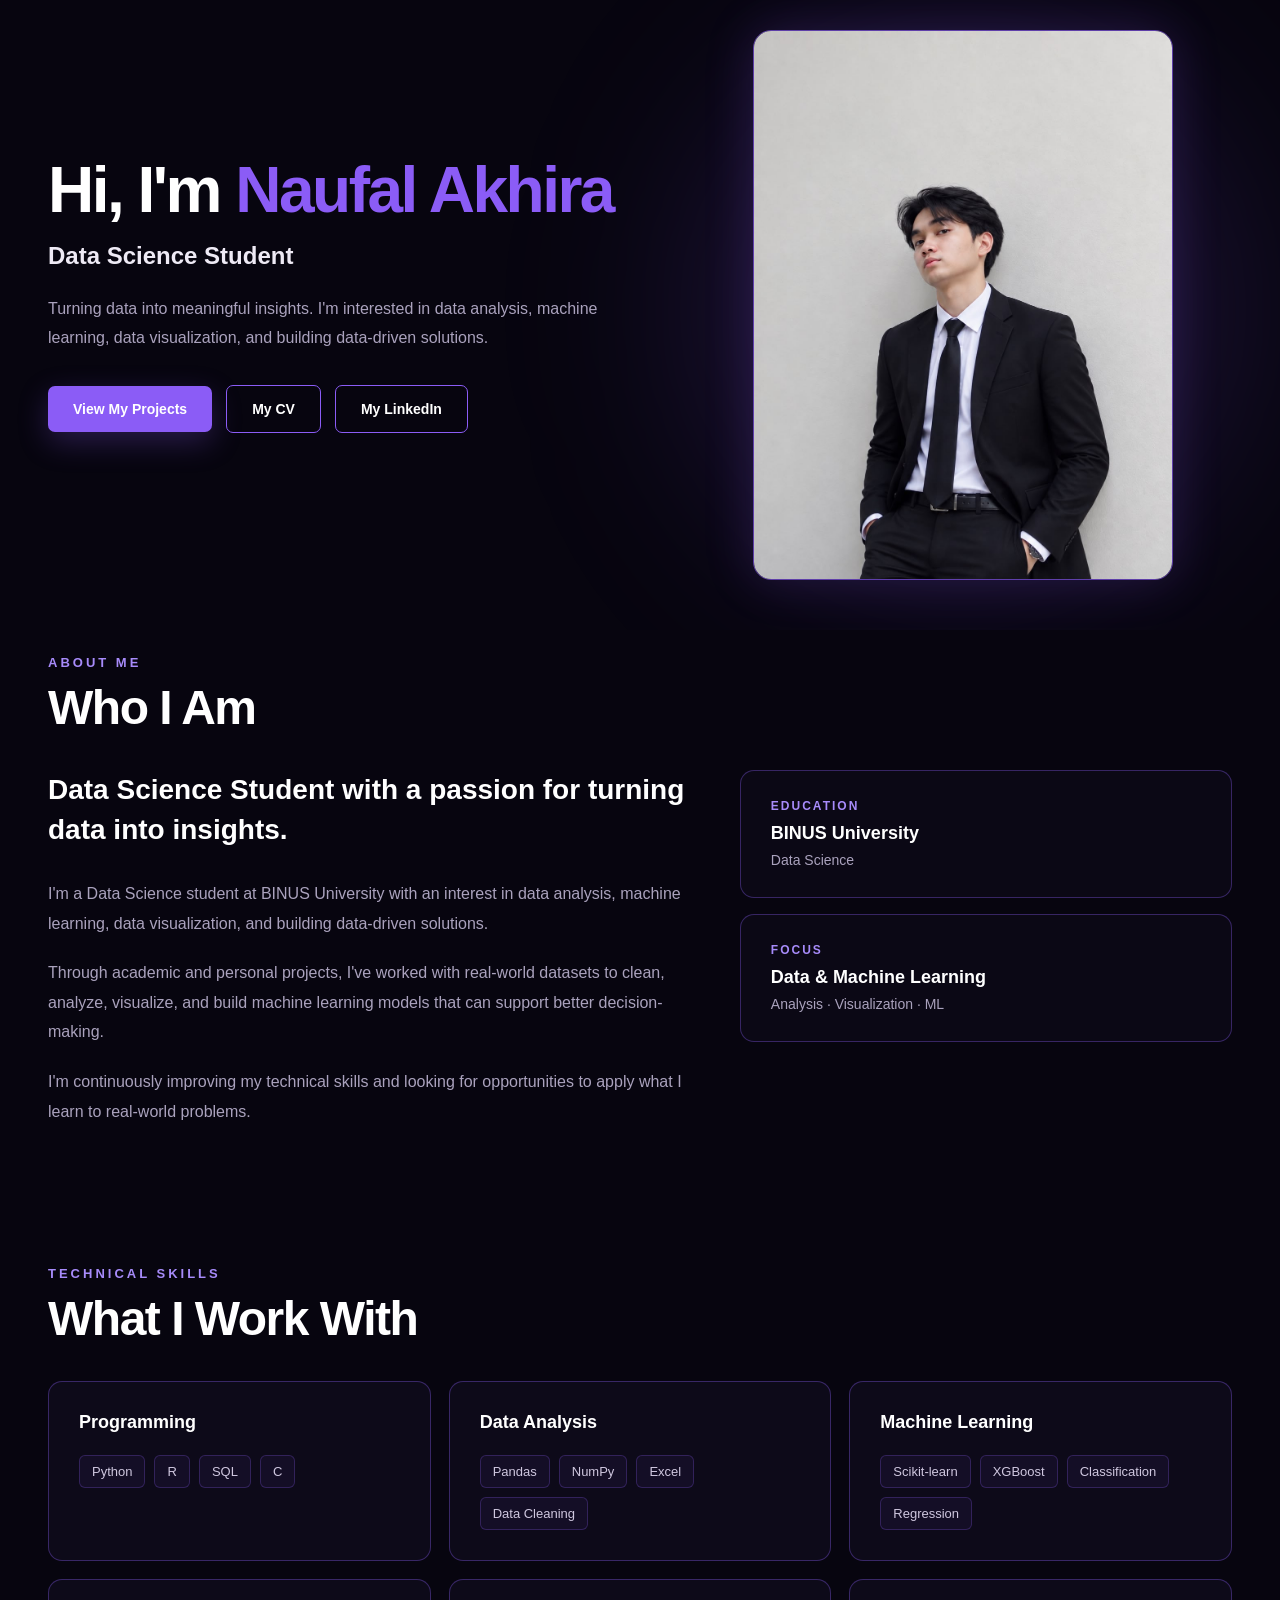
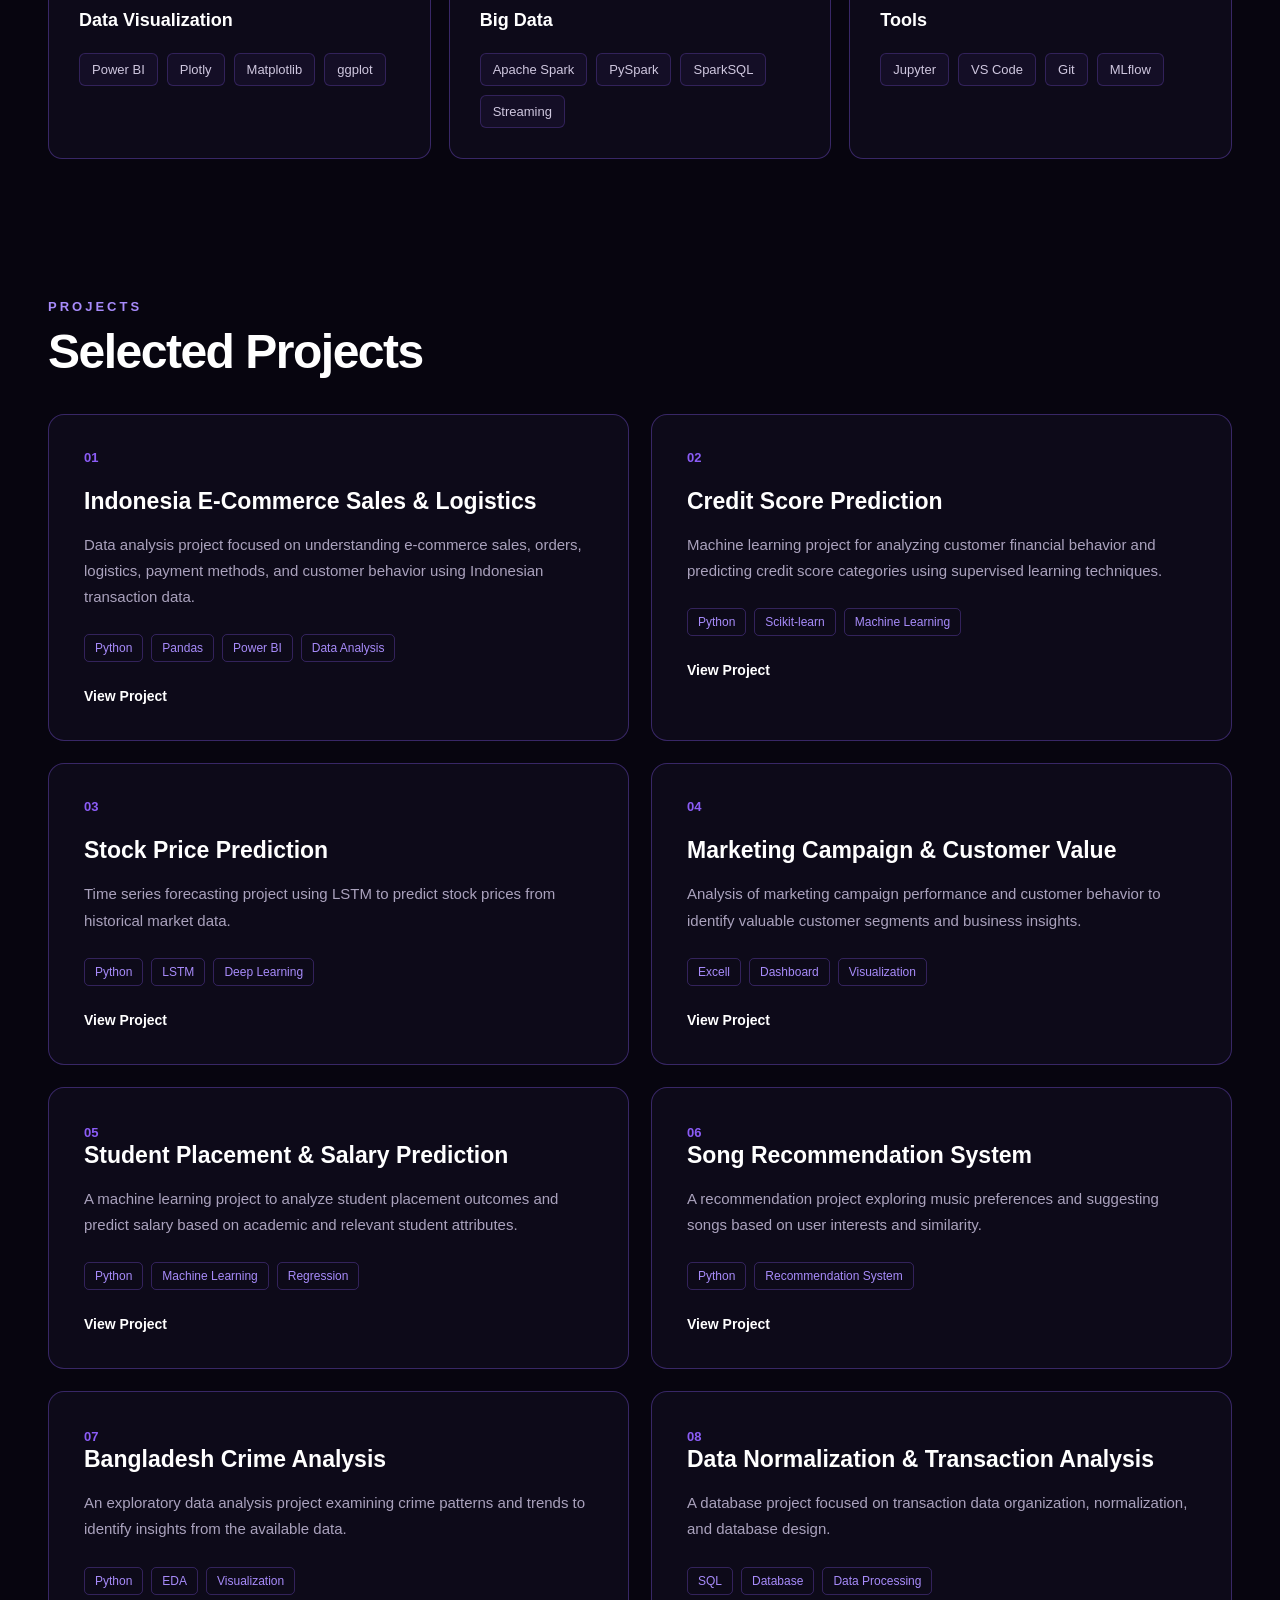
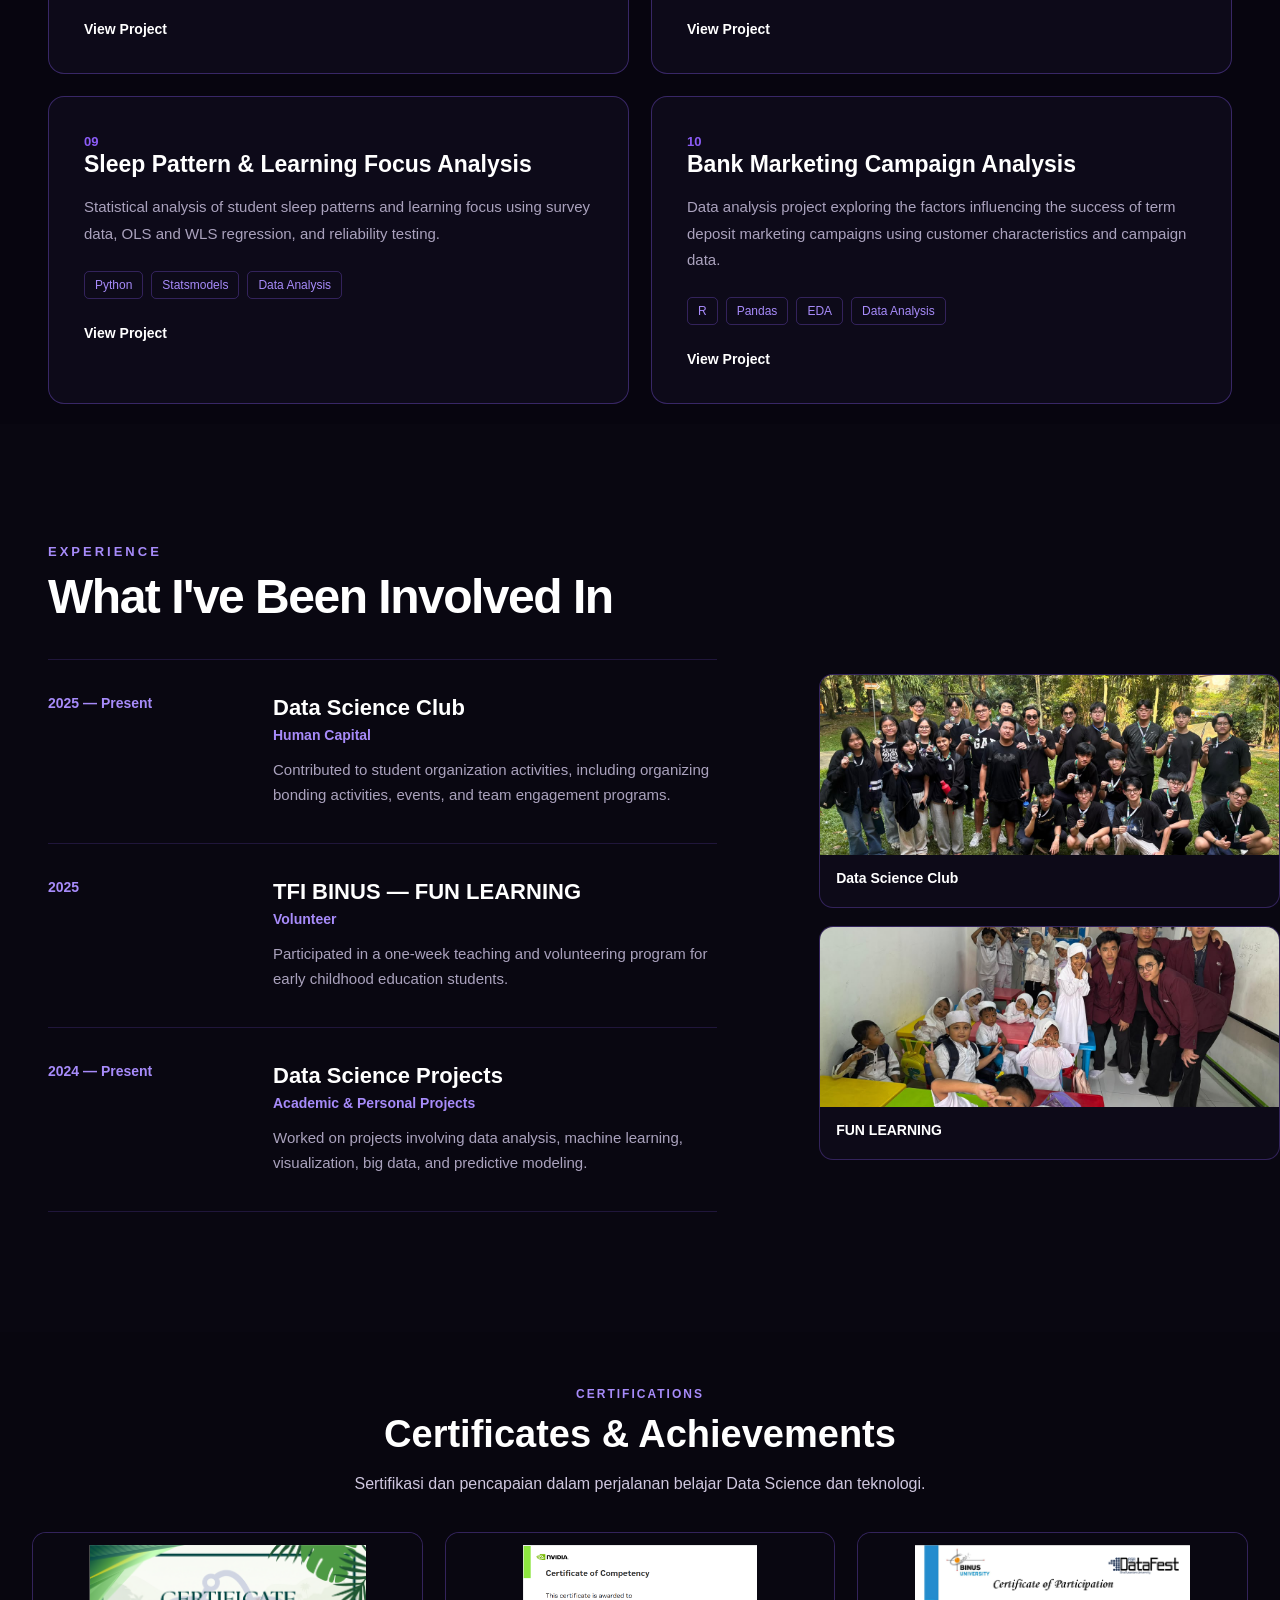
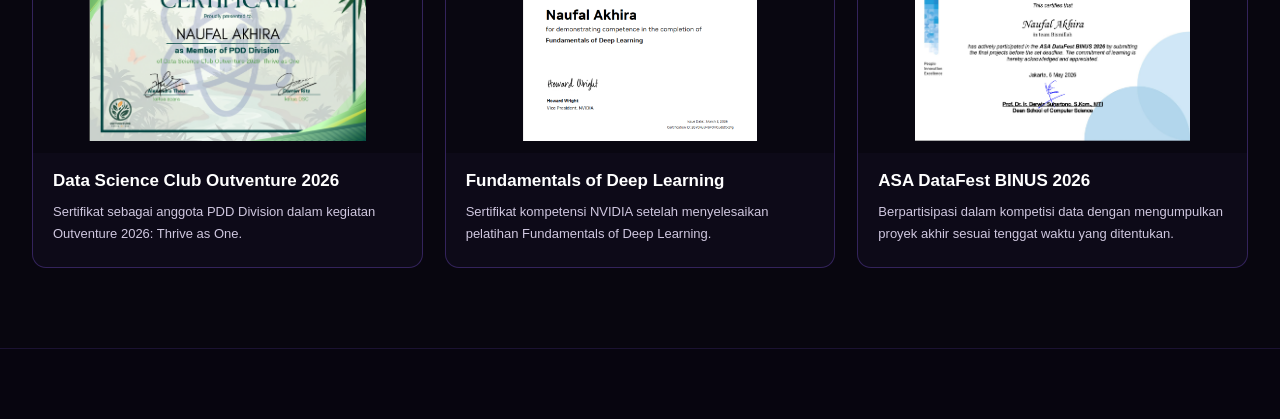
<file: index.html>
<!DOCTYPE html>
<html lang="en">

<head>
    <meta charset="UTF-8">
    <meta name="viewport" content="width=device-width, initial-scale=1.0">

    <title>Naufal Akhira | Data Science Portfolio</title>

    <link rel="stylesheet" href="style.css">
</head>

<body>

    <!-- ==================== HERO ==================== -->

    <section class="hero" id="home">

        <div class="hero-content">

            <h1>
                Hi, I'm <span>Naufal Akhira</span>
            </h1>

            <h2>
                Data Science Student
            </h2>

            <p>
                Turning data into meaningful insights. I'm interested in
                data analysis, machine learning, data visualization,
                and building data-driven solutions.
            </p>

            <div class="hero-buttons">

                <a href="#projects" class="btn btn-primary">
                    View My Projects
                </a>

                <a href="assets/CV.pdf" class="btn btn-secondary">
                    My CV
                </a>

                <a href="https://www.linkedin.com/in/naufal-akhira-403a09324?utm_source=share_via&utm_content=profile&utm_medium=member_ios"
                    class="btn btn-secondary"
                    target="_blank"
                    rel="noopener noreferrer">
                        My LinkedIn
                </a>

            </div>

        </div>


        <div class="hero-image">

            <div class="image-glow"></div>

            <img src="assets/poto.jpeg" alt="Naufal Akhira">

        </div>

    </section>



    <!-- ==================== ABOUT ME ==================== -->

    <section class="section about" id="about">

        <div class="section-heading">

            <p class="section-label">
                ABOUT ME
            </p>

            <h2>
                Who I Am
            </h2>

        </div>


        <div class="about-content">

            <div class="about-text">

                <h3>
                    Data Science Student with a passion for turning
                    data into insights.
                </h3>

                <p>
                    I'm a Data Science student at BINUS University with
                    an interest in data analysis, machine learning,
                    data visualization, and building data-driven solutions.
                </p>

                <p>
                    Through academic and personal projects, I've worked
                    with real-world datasets to clean, analyze,
                    visualize, and build machine learning models
                    that can support better decision-making.
                </p>

                <p>
                    I'm continuously improving my technical skills
                    and looking for opportunities to apply what I learn
                    to real-world problems.
                </p>

            </div>


            <div class="about-info">

                <div class="info-card">

                    <p class="card-label">
                        EDUCATION
                    </p>

                    <h3>
                        BINUS University
                    </h3>

                    <span>
                        Data Science
                    </span>

                </div>


                <div class="info-card">

                    <p class="card-label">
                        FOCUS
                    </p>

                    <h3>
                        Data & Machine Learning
                    </h3>

                    <span>
                        Analysis · Visualization · ML
                    </span>

                </div>

            </div>

        </div>

    </section>



    <!-- ==================== TECHNICAL SKILLS ==================== -->

    <section class="section skills" id="skills">

        <div class="section-heading">

            <p class="section-label">
                TECHNICAL SKILLS
            </p>

            <h2>
                What I Work With
            </h2>

        </div>


        <div class="skills-grid">

            <div class="skill-card">

                <h3>
                    Programming
                </h3>

                <div class="skill-list">

                    <span>Python</span>
                    <span>R</span>
                    <span>SQL</span>
                    <span>C</span>

                </div>

            </div>


            <div class="skill-card">

                <h3>
                    Data Analysis
                </h3>

                <div class="skill-list">

                    <span>Pandas</span>
                    <span>NumPy</span>
                    <span>Excel</span>
                    <span>Data Cleaning</span>

                </div>

            </div>


            <div class="skill-card">

                <h3>
                    Machine Learning
                </h3>

                <div class="skill-list">

                    <span>Scikit-learn</span>
                    <span>XGBoost</span>
                    <span>Classification</span>
                    <span>Regression</span>

                </div>

            </div>


            <div class="skill-card">

                <h3>
                    Data Visualization
                </h3>

                <div class="skill-list">

                    <span>Power BI</span>
                    <span>Plotly</span>
                    <span>Matplotlib</span>
                    <span>ggplot</span>

                </div>

            </div>


            <div class="skill-card">

                <h3>
                    Big Data
                </h3>

                <div class="skill-list">

                    <span>Apache Spark</span>
                    <span>PySpark</span>
                    <span>SparkSQL</span>
                    <span>Streaming</span>

                </div>

            </div>


            <div class="skill-card">

                <h3>
                    Tools
                </h3>

                <div class="skill-list">

                    <span>Jupyter</span>
                    <span>VS Code</span>
                    <span>Git</span>
                    <span>MLflow</span>

                </div>

            </div>

        </div>

    </section>



    <!-- ==================== PROJECTS ==================== -->

    <section class="section projects" id="projects">

        <div class="section-heading">

            <p class="section-label">
                PROJECTS
            </p>

            <h2>
                Selected Projects
            </h2>

        </div>


        <div class="projects-grid">


            <!-- PROJECT 1 -->

            <div class="project-card">

                <div class="project-number">
                    01
                </div>

                <h3>
                    Indonesia E-Commerce Sales & Logistics
                </h3>

                <p>
                    Data analysis project focused on understanding
                    e-commerce sales, orders, logistics, payment methods,
                    and customer behavior using Indonesian transaction data.
                </p>

                <div class="project-tags">

                    <span>Python</span>
                    <span>Pandas</span>
                    <span>Power BI</span>
                    <span>Data Analysis</span>

                </div>

                <a
                    href="projects/Indonesia%20E-Commerce%20Sales%20%26%20Logistics%20Analytics.html"
                    class="project-link"
                >
                    View Project 
                </a>

            </div>



            <!-- PROJECT 2 -->

            <div class="project-card">

                <div class="project-number">
                    02
                </div>

                <h3>
                    Credit Score Prediction
                </h3>

                <p>
                    Machine learning project for analyzing customer
                    financial behavior and predicting credit score
                    categories using supervised learning techniques.
                </p>

                <div class="project-tags">

                    <span>Python</span>
                    <span>Scikit-learn</span>
                    <span>Machine Learning</span>

                </div>

                <a href="projects/Credit_Score.html" class="project-link">
                    View Project
                </a>

            </div>



            <!-- PROJECT 3 -->

            <div class="project-card">

                <div class="project-number">
                    03
                </div>

                <h3>
                    Stock Price Prediction
                </h3>

                <p>
                    Time series forecasting project using LSTM
                    to predict stock prices from historical market data.
                </p>

                <div class="project-tags">

                    <span>Python</span>
                    <span>LSTM</span>
                    <span>Deep Learning</span>

                </div>

                <a href="projects/Prediksi-Harga-Saham-Menggunakan-Long-Short-Term-Memory-(LSTM).html" class="project-link">
                    View Project
                </a>

            </div>



            <!-- PROJECT 4 -->

            <div class="project-card">

                <div class="project-number">
                    04
                </div>

                <h3>
                    Marketing Campaign & Customer Value
                </h3>

                <p>
                    Analysis of marketing campaign performance
                    and customer behavior to identify valuable
                    customer segments and business insights.
                </p>

                <div class="project-tags">

                    <span>Excell</span>
                    <span>Dashboard</span>
                    <span>Visualization</span>

                </div>

                <a href="projects/Marketing Campaign & Customer Value Analysis Dashboard — Microsoft Excel.html" class="project-link">
                    View Project
                </a>

            </div>

            <!-- Project 05 -->
            <div class="project-card">
                <span class="project-number">05</span>
                <h3>Student Placement & Salary Prediction</h3>
                <p>
                    A machine learning project to analyze student
                    placement outcomes and predict salary based on
                    academic and relevant student attributes.
                </p>
                <div class="project-tags">
                    <span>Python</span>
                    <span>Machine Learning</span>
                    <span>Regression</span>
                </div>
                <a href="projects/Student Placement and Salary Prediction.html"
                class="project-link">View Project</a>
            </div>

            <!-- Project 06 -->
            <div class="project-card">
                <span class="project-number">06</span>
                <h3>Song Recommendation System</h3>
                <p>
                    A recommendation project exploring music preferences
                    and suggesting songs based on user interests
                    and similarity.
                </p>
                <div class="project-tags">
                    <span>Python</span>
                    <span>Recommendation System</span>
                </div>
                <a href="projects/Song_Recomendation.html"
                class="project-link">View Project</a>
            </div>

            <!-- Project 07 -->
            <div class="project-card">
                <span class="project-number">07</span>
                <h3>Bangladesh Crime Analysis</h3>
                <p>
                    An exploratory data analysis project examining
                    crime patterns and trends to identify insights
                    from the available data.
                </p>
                <div class="project-tags">
                    <span>Python</span>
                    <span>EDA</span>
                    <span>Visualization</span>
                </div>
                <a href="projects/Bangladesh_Crime.html"
                class="project-link">View Project</a>
            </div>

            <!-- Project 08 -->
            <div class="project-card">
                <span class="project-number">08</span>
                <h3>Data Normalization & Transaction Analysis</h3>
                <p>
                    A database project focused on transaction data
                    organization, normalization, and database design.
                </p>
                <div class="project-tags">
                    <span>SQL</span>
                    <span>Database</span>
                    <span>Data Processing</span>
                </div>
                <a href="projects/ANALISIS DAN NORMALISASI BASIS DATA TRANSAKSI.html"
                class="project-link">View Project</a>
            </div>

            <!-- Project 09 -->
            <div class="project-card">
                <span class="project-number">09</span>
                <h3>Sleep Pattern & Learning Focus Analysis</h3>
                <p>
                    Statistical analysis of student sleep patterns and learning focus using survey data, OLS and WLS regression, and reliability testing.
                </p>
                <div class="project-tags">
                    <span>Python</span>
                    <span>Statsmodels</span>
                    <span>Data Analysis</span>
                </div>
                <a href="projects/Pengaruh Kebiasaan Tidur Mahasiswa Data Science terhadap Kemampuan Fokus dan Konsentrasi di Kelas .html"
                class="project-link">View Project</a>
            </div>

            <!-- Project 10 -->
            <div class="project-card">
                <span class="project-number">10</span>
                <h3>Bank Marketing Campaign Analysis</h3>
                <p>
                    Data analysis project exploring the factors influencing
                    the success of term deposit marketing campaigns using
                    customer characteristics and campaign data.
                </p>
                <div class="project-tags">
                    <span>R</span>
                    <span>Pandas</span>
                    <span>EDA</span>
                    <span>Data Analysis</span>
                </div>
                <a href="projects/Analisis Data Kampanye Marketing Perbankan untuk Mengetahui Faktor-Faktor yang Mempengaruhi Keberhasilan Penawaran Produk Deposito Berjangka.html"
                class="project-link">View Project</a>
            </div>


        </div>

    </section>



    <!-- ==================== EXPERIENCE ==================== -->

    <section class="section experience" id="experience">

        <div class="section-heading">

            <p class="section-label">
                EXPERIENCE
            </p>

            <h2>
                What I've Been Involved In
            </h2>

        </div>


        <div class="experience-list">


            <div class="experience-item">

                <div class="experience-date">
                    2025 — Present
                </div>

                <div class="experience-content">

                    <h3>
                        Data Science Club
                    </h3>

                    <h4>
                        Human Capital
                    </h4>

                    <p>
                        Contributed to student organization activities,
                        including organizing bonding activities,
                        events, and team engagement programs.
                    </p>

                </div>

            </div>



            <div class="experience-item">

                <div class="experience-date">
                    2025
                </div>

                <div class="experience-content">

                    <h3>
                        TFI BINUS — FUN LEARNING
                    </h3>

                    <h4>
                        Volunteer
                    </h4>

                    <p>
                        Participated in a one-week teaching and
                        volunteering program for early childhood
                        education students.
                    </p>

                </div>

            </div>



            <div class="experience-item">

                <div class="experience-date">
                    2024 — Present
                </div>

                <div class="experience-content">

                    <h3>
                        Data Science Projects
                    </h3>

                    <h4>
                        Academic & Personal Projects
                    </h4>

                    <p>
                        Worked on projects involving data analysis,
                        machine learning, visualization, big data,
                        and predictive modeling.
                    </p>

                </div>

            </div>


        </div>

    </section>


<!-- CERTIFICATIONS -->
<section class="certifications-section" id="certifications">
  <div class="section-header">
    <p class="section-label">CERTIFICATIONS</p>
    <h2>Certificates & Achievements</h2>
    <p class="section-description">
      Sertifikasi dan pencapaian dalam perjalanan belajar
      Data Science dan teknologi.
    </p>
  </div>


<div class="certifications-grid">

  <div class="certification-card">
    <img
      src="assets/outventure.png"
      alt="Sertifikat Data Science Club Outventure 2026"
      class="certificate-image"
    >
    <div class="certificate-info">
      <h3>Data Science Club Outventure 2026</h3>
      <p>
        Sertifikat sebagai anggota PDD Division dalam kegiatan
        Outventure 2026: Thrive as One.
      </p>
    </div>
  </div>

  <div class="certification-card">
    <img
      src="assets/nvidia.png"
      alt="Sertifikat NVIDIA Fundamentals of Deep Learning"
      class="certificate-image"
    >
    <div class="certificate-info">
      <h3>Fundamentals of Deep Learning</h3>
      <p>
        Sertifikat kompetensi NVIDIA setelah menyelesaikan
        pelatihan Fundamentals of Deep Learning.
      </p>
    </div>
  </div>

  <div class="certification-card">
    <img
      src="assets/ASA.png"
      alt="Sertifikat partisipasi ASA DataFest BINUS 2026"
      class="certificate-image"
    >
    <div class="certificate-info">
      <h3>ASA DataFest BINUS 2026</h3>
      <p>
        Berpartisipasi dalam kompetisi data dengan mengumpulkan
        proyek akhir sesuai tenggat waktu yang ditentukan.
      </p>
    </div>
  </div>

</div>
</section>
    

    <!-- ==================== FOOTER ==================== -->

    <footer>



    </footer>


    <script src="script.js"></script>

</body>

</html>
</file>
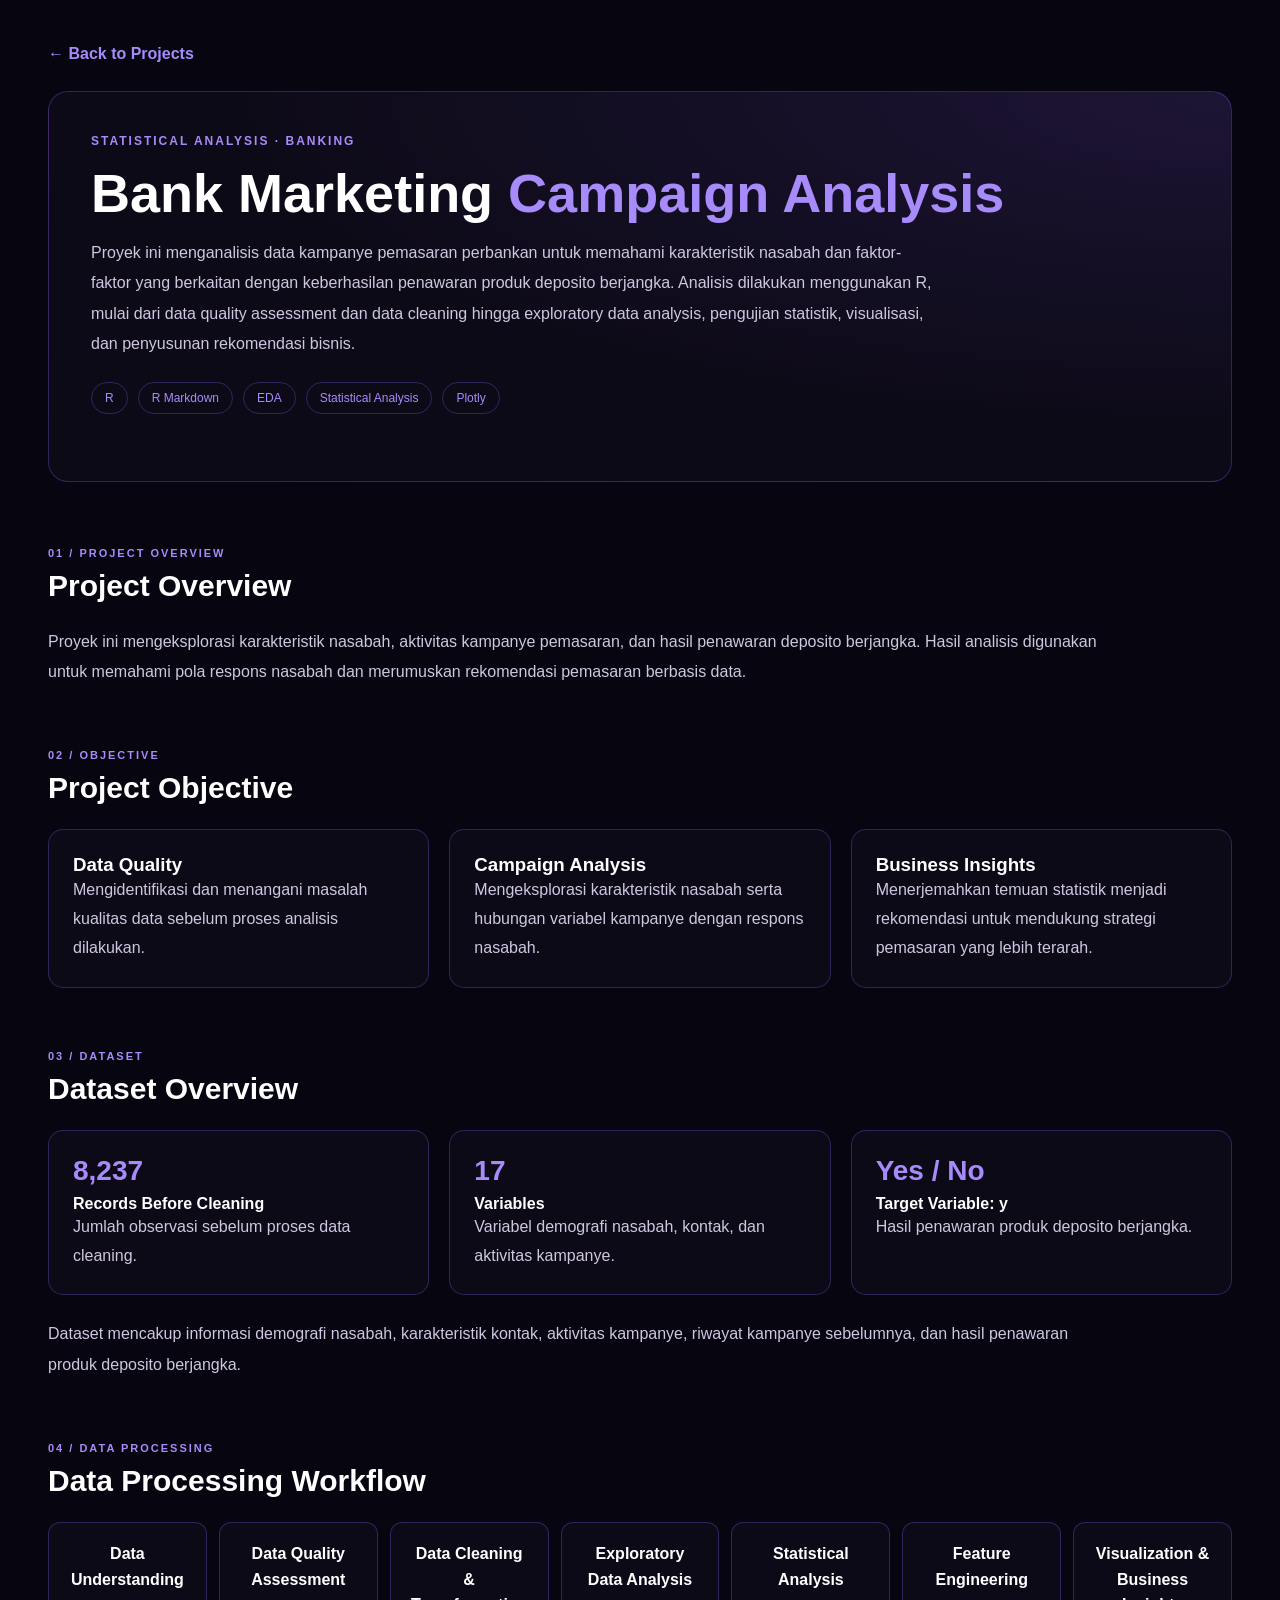
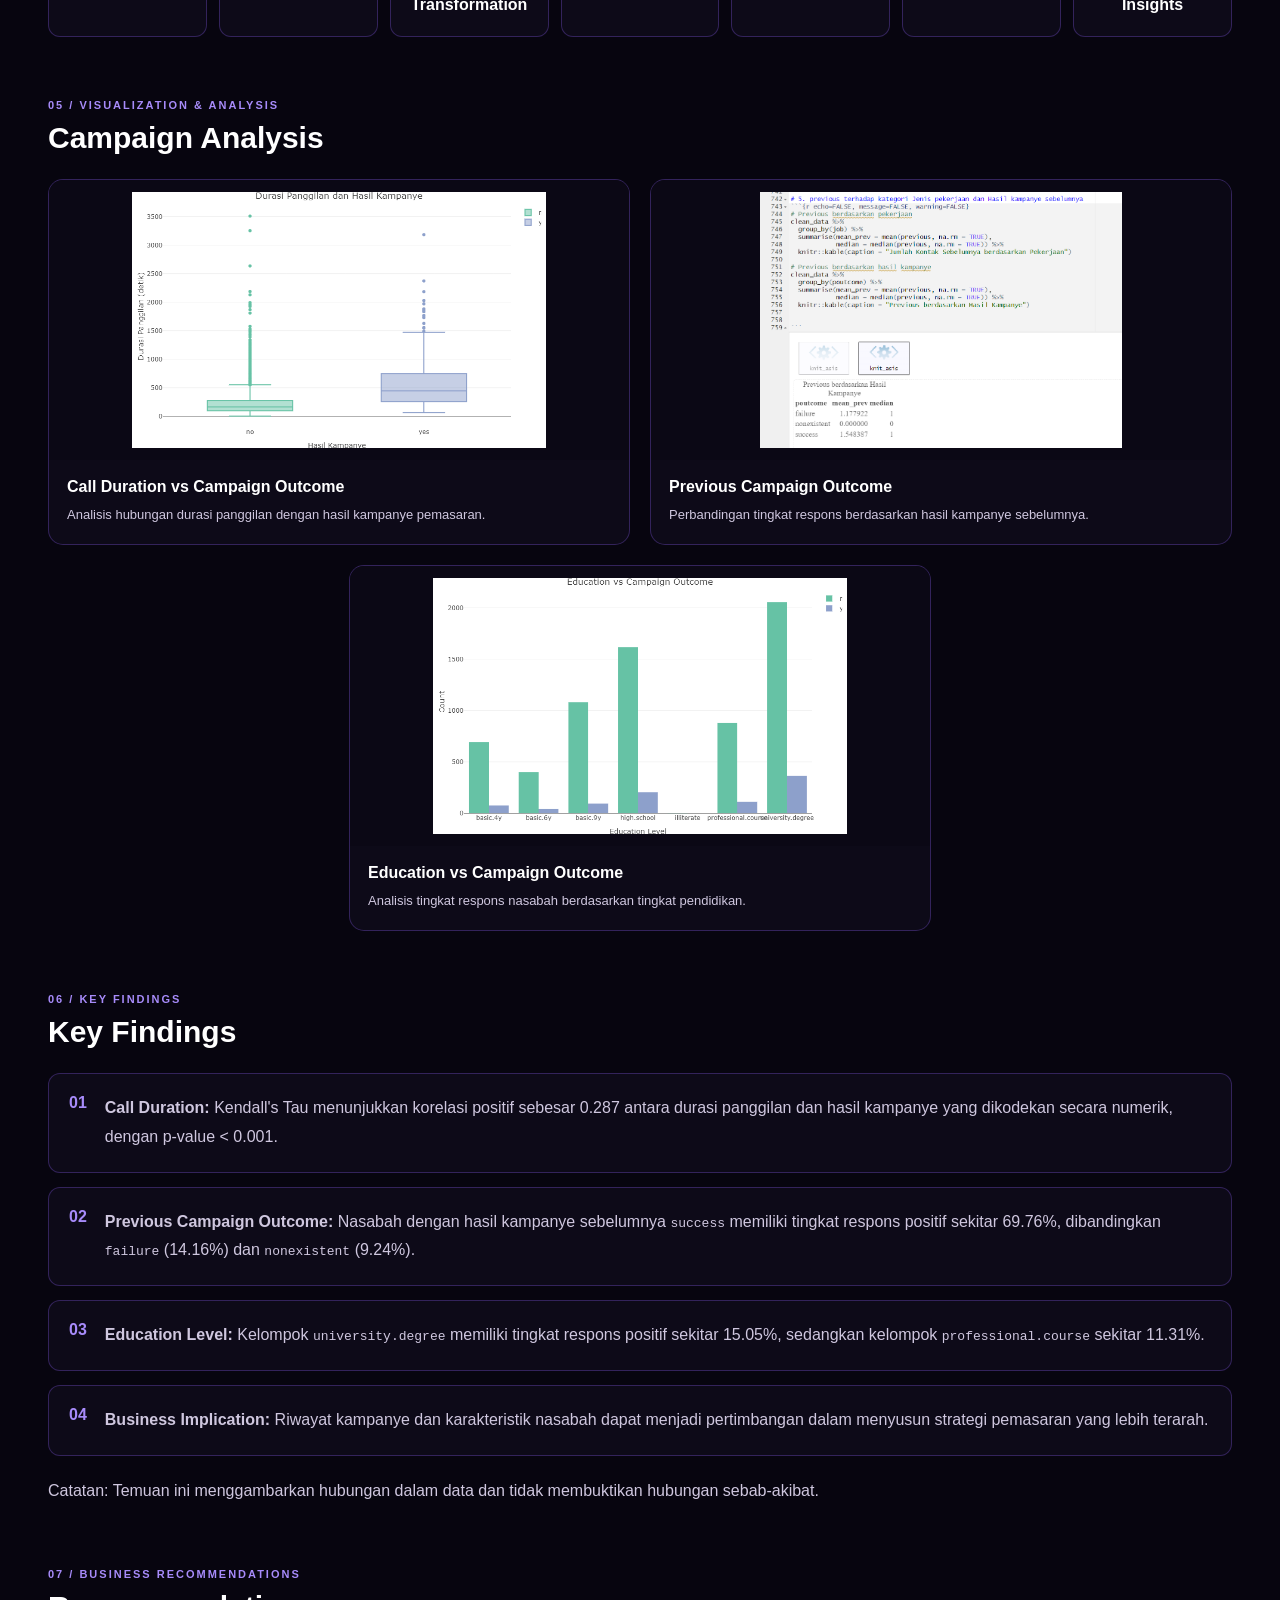
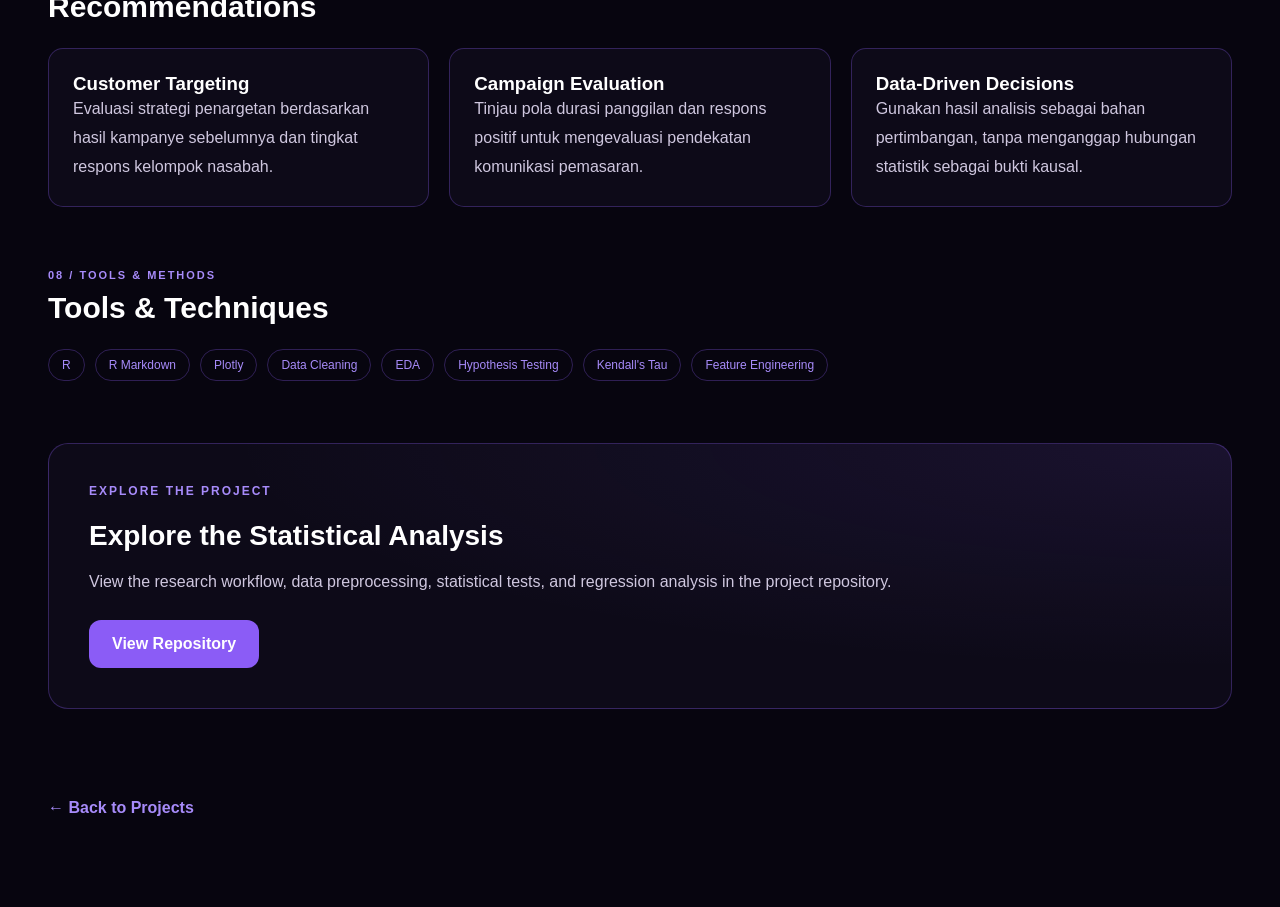
<file: projects/Analisis Data Kampanye Marketing Perbankan untuk Mengetahui Faktor-Faktor yang Mempengaruhi Keberhasilan Penawaran Produk Deposito Berjangka.html>
<!DOCTYPE html>
<html lang="en">
<head>
  <meta charset="UTF-8">
  <meta name="viewport" content="width=device-width, initial-scale=1.0">
  <title>Bank Marketing Campaign Analysis | Naufal Portfolio</title>
  <link rel="stylesheet" href="../style.css">
  <style>
    :root {
      --detail-bg: #07050f;
      --detail-card: #0d0a18;
      --detail-border: rgba(139, 92, 246, 0.30);
      --detail-purple: #8b5cf6;
      --detail-purple-light: #a78bfa;
      --detail-text: #cfc7df;
    }

    body {
      background: var(--detail-bg);
      color: #fff;
    }

    .project-detail {
      width: 100%;
      padding: 45px 48px 90px;
      box-sizing: border-box;
    }

    .back-link {
      display: inline-block;
      color: var(--detail-purple-light);
      text-decoration: none;
      margin-bottom: 28px;
      font-weight: 600;
    }

    .back-link:hover {
      color: #fff;
    }

    .project-hero {
      padding: 42px;
      margin-bottom: 65px;
      border: 1px solid var(--detail-border);
      border-radius: 20px;
      background:
        radial-gradient(ellipse at top right, rgba(139,92,246,.13), transparent 60%),
        var(--detail-card);
    }

    .project-label {
      color: var(--detail-purple-light);
      font-size: 12px;
      font-weight: 700;
      letter-spacing: 2px;
      text-transform: uppercase;
    }

    .project-hero h1 {
      font-size: clamp(32px, 5vw, 54px);
      margin: 14px 0;
    }

    .project-hero h1 span {
      color: var(--detail-purple-light);
    }

    .project-intro {
      max-width: 850px;
      color: var(--detail-text);
      line-height: 1.9;
    }

    .project-tags {
      display: flex;
      flex-wrap: wrap;
      gap: 10px;
      margin-top: 22px;
    }

    .project-tags span {
      padding: 8px 13px;
      border: 1px solid var(--detail-border);
      border-radius: 20px;
      color: var(--detail-purple-light);
      font-size: 12px;
    }

    .detail-section {
      margin-bottom: 62px;
    }

    .detail-heading {
      margin-bottom: 24px;
    }

    .detail-heading p {
      color: var(--detail-purple-light);
      font-size: 11px;
      font-weight: 700;
      letter-spacing: 2px;
      text-transform: uppercase;
    }

    .detail-heading h2 {
      font-size: 30px;
      margin-top: 10px;
    }

    .detail-text {
      max-width: 1050px;
      color: var(--detail-text);
      line-height: 1.9;
    }

    .detail-grid {
      display: grid;
      grid-template-columns: repeat(3, minmax(0, 1fr));
      gap: 20px;
    }

    .detail-card {
      padding: 24px;
      background: var(--detail-card);
      border: 1px solid var(--detail-border);
      border-radius: 15px;
    }

    .detail-card h3 {
      margin-top: 0;
    }

    .detail-card p,
    .detail-card li {
      color: var(--detail-text);
      line-height: 1.8;
    }

    .dataset-number {
      display: block;
      color: var(--detail-purple-light);
      font-size: 28px;
      font-weight: 700;
      margin-bottom: 8px;
    }

    .dataset-label {
      font-weight: 600;
    }

    .dataset-note {
      color: var(--detail-text);
      line-height: 1.7;
    }

    .dataset-source {
      width: 100%;
      max-width: 950px;
      box-sizing: border-box;
      margin-top: 28px;
      padding: 22px 24px;
      border: 1px solid var(--detail-border);
      border-radius: 14px;
      background: var(--detail-card);
      display: flex;
      align-items: center;
      justify-content: space-between;
      gap: 24px;
    }

    .dataset-source span {
      color: var(--detail-purple-light);
      font-size: 11px;
      letter-spacing: 2px;
      font-weight: 700;
    }

    .dataset-source h3 {
      margin: 12px 0;
    }

    .dataset-source p {
      color: var(--detail-text);
      line-height: 1.7;
      margin-bottom: 0;
    }

    .dataset-button,
    .github-button {
  display: inline-block;
  padding: 15px 23px;
  border: none;
  border-radius: 12px;
  background: var(--detail-purple);
  color: white;
  text-decoration: none;
  font-weight: 600;
  transition: 0.2s ease;
}

.github-button:hover {
  background: var(--detail-purple-light);
  color: white;
}

    .pipeline {
      display: flex;
      align-items: stretch;
      flex-wrap: wrap;
      gap: 12px;
    }

    .pipeline-step {
      flex: 1 1 150px;
      padding: 18px;
      border: 1px solid var(--detail-border);
      border-radius: 12px;
      background: var(--detail-card);
      text-align: center;
    }

    .pipeline-step strong {
      color: #fff;
      line-height: 1.6;
    }

    .visual-grid {
      display: grid;
      grid-template-columns: repeat(2, minmax(0, 1fr));
      gap: 20px;
    }

    .visual-card {
      min-width: 0;
      overflow: hidden;
      border: 1px solid var(--detail-border);
      border-radius: 15px;
      background: var(--detail-card);
    }

    .visual-image {
      width: 100%;
      height: 280px;
      padding: 12px;
      box-sizing: border-box;
      background: #0b0815;
      display: flex;
      align-items: center;
      justify-content: center;
      overflow: hidden;
    }

    .visual-image img {
      width: 100%;
      height: 100%;
      object-fit: contain;
      display: block;
      cursor: zoom-in;
      transition: transform .25s ease;
    }

    .visual-image img:hover {
      transform: scale(1.04);
    }

    .visual-caption {
      padding: 18px;
    }

    .visual-caption strong {
      display: block;
      margin-bottom: 8px;
    }

    .visual-caption p {
      color: var(--detail-text);
      line-height: 1.7;
      margin: 0;
      font-size: 13px;
    }

    .findings-list {
      display: grid;
      gap: 14px;
    }

    .finding-item {
      display: flex;
      gap: 18px;
      padding: 20px;
      background: var(--detail-card);
      border: 1px solid var(--detail-border);
      border-radius: 12px;
    }

    .finding-number {
      color: var(--detail-purple-light);
      font-weight: 700;
    }

    .finding-item p {
      color: var(--detail-text);
      line-height: 1.8;
      margin: 0;
    }

    .github-panel {
  width: 100%;
  box-sizing: border-box;
  padding: 40px;
  border: 1px solid var(--detail-border);
  border-radius: 20px;
  background:
    radial-gradient(
      ellipse at top right,
      rgba(139, 92, 246, 0.10),
      transparent 60%
    ),
    var(--detail-card);
}

.github-label {
  color: var(--detail-purple-light);
  font-size: 12px;
  font-weight: 700;
  letter-spacing: 2px;
  text-transform: uppercase;
  margin: 0 0 22px;
}

.github-panel h3 {
  font-size: 28px;
  margin: 0 0 16px;
}

.github-panel p:not(.github-label) {
  color: var(--detail-text);
  line-height: 1.8;
  margin: 0 0 24px;
}

    .bottom-back {
      display: inline-block;
      margin-top: 28px;
      color: var(--detail-purple-light);
      text-decoration: none;
      font-weight: 600;
    }

    @media (max-width: 800px) {
      .project-detail {
        padding: 28px 20px 60px;
      }

      .project-hero {
        padding: 26px;
        margin-bottom: 45px;
      }

      .detail-grid,
      .visual-grid {
        grid-template-columns: 1fr;
      }

      .dataset-source {
        flex-direction: column;
        align-items: flex-start;
      }

      .dataset-button {
        white-space: normal;
      }

      .visual-image {
        height: 240px;
      }
    }
    
/* Posisikan kartu visual terakhir di tengah jika jumlahnya ganjil */
.visual-grid > .visual-card:last-child:nth-child(odd) {
  grid-column: 1 / -1;
  justify-self: center;
  width: calc(50% - 10px);
  box-sizing: border-box;
}

  </style>
</head>

<body>
  <main class="project-detail">

    <a href="../index.html#projects" class="back-link">
      ← Back to Projects
    </a>

    <!-- HERO -->
    <header class="project-hero">
      <p class="project-label">Statistical Analysis · Banking</p>

      <h1>Bank Marketing <span>Campaign Analysis</span></h1>

      <p class="project-intro">
        Proyek ini menganalisis data kampanye pemasaran perbankan
        untuk memahami karakteristik nasabah dan faktor-faktor yang
        berkaitan dengan keberhasilan penawaran produk deposito
        berjangka. Analisis dilakukan menggunakan R, mulai dari
        data quality assessment dan data cleaning hingga exploratory
        data analysis, pengujian statistik, visualisasi, dan
        penyusunan rekomendasi bisnis.
      </p>

      <div class="project-tags">
        <span>R</span>
        <span>R Markdown</span>
        <span>EDA</span>
        <span>Statistical Analysis</span>
        <span>Plotly</span>
      </div>
    </header>

    <!-- 01 OVERVIEW -->
    <section class="detail-section">
      <div class="detail-heading">
        <p>01 / PROJECT OVERVIEW</p>
        <h2>Project Overview</h2>
      </div>

      <div class="detail-text">
        Proyek ini mengeksplorasi karakteristik nasabah, aktivitas
        kampanye pemasaran, dan hasil penawaran deposito berjangka.
        Hasil analisis digunakan untuk memahami pola respons nasabah
        dan merumuskan rekomendasi pemasaran berbasis data.
      </div>
    </section>

    <!-- 02 OBJECTIVE -->
    <section class="detail-section">
      <div class="detail-heading">
        <p>02 / OBJECTIVE</p>
        <h2>Project Objective</h2>
      </div>

      <div class="detail-grid">
        <div class="detail-card">
          <h3>Data Quality</h3>
          <p>
            Mengidentifikasi dan menangani masalah kualitas data
            sebelum proses analisis dilakukan.
          </p>
        </div>

        <div class="detail-card">
          <h3>Campaign Analysis</h3>
          <p>
            Mengeksplorasi karakteristik nasabah serta hubungan
            variabel kampanye dengan respons nasabah.
          </p>
        </div>

        <div class="detail-card">
          <h3>Business Insights</h3>
          <p>
            Menerjemahkan temuan statistik menjadi rekomendasi
            untuk mendukung strategi pemasaran yang lebih terarah.
          </p>
        </div>
      </div>
    </section>

    <!-- 03 DATASET -->
    <section class="detail-section">
      <div class="detail-heading">
        <p>03 / DATASET</p>
        <h2>Dataset Overview</h2>
      </div>

      <div class="detail-grid">
        <div class="detail-card">
          <span class="dataset-number">8,237</span>
          <span class="dataset-label">Records Before Cleaning</span>
          <p class="dataset-note">
            Jumlah observasi sebelum proses data cleaning.
          </p>
        </div>

        <div class="detail-card">
          <span class="dataset-number">17</span>
          <span class="dataset-label">Variables</span>
          <p class="dataset-note">
            Variabel demografi nasabah, kontak, dan aktivitas kampanye.
          </p>
        </div>

        <div class="detail-card">
          <span class="dataset-number">Yes / No</span>
          <span class="dataset-label">Target Variable: y</span>
          <p class="dataset-note">
            Hasil penawaran produk deposito berjangka.
          </p>
        </div>
      </div>

      <div class="detail-text" style="margin-top: 24px;">
        Dataset mencakup informasi demografi nasabah, karakteristik
        kontak, aktivitas kampanye, riwayat kampanye sebelumnya,
        dan hasil penawaran produk deposito berjangka.
      </div>

      <!-- Tambahkan kartu dataset di sini jika memiliki URL sumber asli -->
    </section>

    <!-- 04 DATA PROCESSING -->
    <section class="detail-section">
      <div class="detail-heading">
        <p>04 / DATA PROCESSING</p>
        <h2>Data Processing Workflow</h2>
      </div>

      <div class="pipeline">
        <div class="pipeline-step"><strong>Data Understanding</strong></div>
        <div class="pipeline-step"><strong>Data Quality Assessment</strong></div>
        <div class="pipeline-step"><strong>Data Cleaning &amp; Transformation</strong></div>
        <div class="pipeline-step"><strong>Exploratory Data Analysis</strong></div>
        <div class="pipeline-step"><strong>Statistical Analysis</strong></div>
        <div class="pipeline-step"><strong>Feature Engineering</strong></div>
        <div class="pipeline-step"><strong>Visualization &amp; Business Insights</strong></div>
      </div>
    </section>

    <!-- 05 VISUALIZATION -->
    <section class="detail-section">
      <div class="detail-heading">
        <p>05 / VISUALIZATION &amp; ANALYSIS</p>
        <h2>Campaign Analysis</h2>
      </div>

      <div class="visual-grid">

        <div class="visual-card">
          <div class="visual-image">
            <img
              src="../project-assets/Analisis Data Kampanye Marketing Perbankan untuk Mengetahui Faktor-Faktor yang Mempengaruhi Keberhasilan Penawaran Produk Deposito Berjangka/outcome.png"
              alt="Call Duration vs Campaign Outcome"
              loading="lazy"
            >
          </div>

          <div class="visual-caption">
            <strong>Call Duration vs Campaign Outcome</strong>
            <p>
              Analisis hubungan durasi panggilan dengan hasil
              kampanye pemasaran.
            </p>
          </div>
        </div>

        <div class="visual-card">
          <div class="visual-image">
            <img
              src="../project-assets/Analisis Data Kampanye Marketing Perbankan untuk Mengetahui Faktor-Faktor yang Mempengaruhi Keberhasilan Penawaran Produk Deposito Berjangka/kampanya.png"
              alt="Previous Campaign Outcome Analysis"
              loading="lazy"
            >
          </div>

          <div class="visual-caption">
            <strong>Previous Campaign Outcome</strong>
            <p>
              Perbandingan tingkat respons berdasarkan hasil
              kampanye sebelumnya.
            </p>
          </div>
        </div>

        <div class="visual-card">
          <div class="visual-image">
            <img
              src="../project-assets/Analisis Data Kampanye Marketing Perbankan untuk Mengetahui Faktor-Faktor yang Mempengaruhi Keberhasilan Penawaran Produk Deposito Berjangka/edu.png"
              alt="Education vs Campaign Outcome"
              loading="lazy"
            >
          </div>

          <div class="visual-caption">
            <strong>Education vs Campaign Outcome</strong>
            <p>
              Analisis tingkat respons nasabah berdasarkan
              tingkat pendidikan.
            </p>
          </div>
        </div>

      </div>
    </section>

    <!-- 06 KEY FINDINGS -->
    <section class="detail-section">
      <div class="detail-heading">
        <p>06 / KEY FINDINGS</p>
        <h2>Key Findings</h2>
      </div>

      <div class="findings-list">
        <div class="finding-item">
          <span class="finding-number">01</span>
          <p>
            <strong>Call Duration:</strong> Kendall's Tau menunjukkan
            korelasi positif sebesar 0.287 antara durasi panggilan dan
            hasil kampanye yang dikodekan secara numerik, dengan
            p-value &lt; 0.001.
          </p>
        </div>

        <div class="finding-item">
          <span class="finding-number">02</span>
          <p>
            <strong>Previous Campaign Outcome:</strong> Nasabah dengan
            hasil kampanye sebelumnya <code>success</code> memiliki
            tingkat respons positif sekitar 69.76%, dibandingkan
            <code>failure</code> (14.16%) dan <code>nonexistent</code>
            (9.24%).
          </p>
        </div>

        <div class="finding-item">
          <span class="finding-number">03</span>
          <p>
            <strong>Education Level:</strong> Kelompok
            <code>university.degree</code> memiliki tingkat respons
            positif sekitar 15.05%, sedangkan kelompok
            <code>professional.course</code> sekitar 11.31%.
          </p>
        </div>

        <div class="finding-item">
          <span class="finding-number">04</span>
          <p>
            <strong>Business Implication:</strong> Riwayat kampanye
            dan karakteristik nasabah dapat menjadi pertimbangan
            dalam menyusun strategi pemasaran yang lebih terarah.
          </p>
        </div>
      </div>

      <p class="detail-text" style="margin-top: 20px;">
        Catatan: Temuan ini menggambarkan hubungan dalam data dan
        tidak membuktikan hubungan sebab-akibat.
      </p>
    </section>

    <!-- 07 BUSINESS RECOMMENDATIONS -->
    <section class="detail-section">
      <div class="detail-heading">
        <p>07 / BUSINESS RECOMMENDATIONS</p>
        <h2>Recommendations</h2>
      </div>

      <div class="detail-grid">
        <div class="detail-card">
          <h3>Customer Targeting</h3>
          <p>
            Evaluasi strategi penargetan berdasarkan hasil kampanye
            sebelumnya dan tingkat respons kelompok nasabah.
          </p>
        </div>

        <div class="detail-card">
          <h3>Campaign Evaluation</h3>
          <p>
            Tinjau pola durasi panggilan dan respons positif untuk
            mengevaluasi pendekatan komunikasi pemasaran.
          </p>
        </div>

        <div class="detail-card">
          <h3>Data-Driven Decisions</h3>
          <p>
            Gunakan hasil analisis sebagai bahan pertimbangan,
            tanpa menganggap hubungan statistik sebagai bukti kausal.
          </p>
        </div>
      </div>
    </section>

    <!-- 08 TOOLS -->
    <section class="detail-section">
      <div class="detail-heading">
        <p>08 / TOOLS &amp; METHODS</p>
        <h2>Tools &amp; Techniques</h2>
      </div>

      <div class="project-tags">
        <span>R</span>
        <span>R Markdown</span>
        <span>Plotly</span>
        <span>Data Cleaning</span>
        <span>EDA</span>
        <span>Hypothesis Testing</span>
        <span>Kendall's Tau</span>
        <span>Feature Engineering</span>
      </div>
    </section>

    <!-- 09 GITHUB -->
    
<!-- 09 GITHUB -->
<section class="detail-section">
  <div class="github-panel">
    <p class="github-label">EXPLORE THE PROJECT</p>

    <h3>Explore the Statistical Analysis</h3>

    <p>
      View the research workflow, data preprocessing, statistical
      tests, and regression analysis in the project repository.
    </p>

    <a
      href="https://github.com/naufalakhira14-gif/Analisis-Keberhasilan-Kampanye-Marketing-Bank"
      target="_blank"
      rel="noopener noreferrer"
      class="github-button"
    >
      View Repository
    </a>
  </div>
</section>


    <a href="../index.html#projects" class="bottom-back">
      ← Back to Projects
    </a>

  </main>
</body>
</html>
</file>
<file: style.css>
/* =========================================================
   GLOBAL
   ========================================================= */

* {
    margin: 0;
    padding: 0;
    box-sizing: border-box;
}

html {
    scroll-behavior: smooth;
}

body {
    background: #07050f;
    color: #ffffff;

    font-family:
        Inter,
        -apple-system,
        BlinkMacSystemFont,
        "Segoe UI",
        sans-serif;

    overflow-x: hidden;
}

a {
    text-decoration: none;
    color: inherit;
}

img {
    display: block;
    max-width: 100%;
}


/* =========================================================
   COLORS
   ========================================================= */

:root {
    --bg: #07050f;
    --bg-soft: #0c0917;
    --card: #0d0a19;
    --border: rgba(139, 92, 246, 0.35);

    --purple: #8b5cf6;
    --purple-light: #a78bfa;
    --purple-dark: #6d28d9;

    --text: #ffffff;
    --text-soft: #aaa2bd;
}


/* =========================================================
   SECTION
   ========================================================= */

.section {
    width: 100%;

    padding-left: 48px;
    padding-right: 48px;

    padding-top: 120px;
    padding-bottom: 120px;
}


/* =========================================================
   SECTION HEADING
   ========================================================= */

.section-heading {
    margin-bottom: 35px;
}

.section-label {
    color: var(--purple-light);

    font-size: 13px;
    font-weight: 700;

    letter-spacing: 3px;

    margin-bottom: 12px;
}

.section-heading h2 {
    font-size: 48px;
    line-height: 1.1;
    letter-spacing: -1.5px;

    color: #ffffff;
}


/* =========================================================
   HERO
   ========================================================= */

.hero {
    width: 100%;

    /* DIPENDEKKAN supaya About naik */
    min-height: 64vh;

    padding: 55px 48px 25px;

    display: grid;

    grid-template-columns: 1fr 0.9fr;

    align-items: center;

    gap: 50px;

    position: relative;

    overflow: hidden;
}


/* =========================================================
   HERO CONTENT
   ========================================================= */

.hero-content {
    max-width: 650px;

    position: relative;

    z-index: 2;

    /* sedikit dinaikkan */
    transform: translateY(-35px);
}

.hero-content h1 {
    font-size: clamp(48px, 5vw, 70px);

    line-height: 1.05;

    letter-spacing: -2.5px;

    margin-bottom: 18px;

    color: #ffffff;
}

.hero-content h1 span {
    color: var(--purple);
}

.hero-content h2 {
    font-size: 24px;

    margin-bottom: 25px;

    color: #eeeaf5;
}

.hero-content > p {
    color: var(--text-soft);

    font-size: 16px;

    line-height: 1.8;

    max-width: 600px;

    margin-bottom: 32px;
}


/* =========================================================
   BUTTONS
   ========================================================= */

.hero-buttons {
    display: flex;

    gap: 14px;

    align-items: center;
}

.btn {
    display: inline-flex;

    align-items: center;

    justify-content: center;

    padding: 15px 25px;

    border-radius: 7px;

    font-size: 14px;

    font-weight: 700;

    transition: 0.25s ease;
}

.btn-primary {
    background: var(--purple);

    color: white;

    box-shadow:
        0 10px 30px rgba(139, 92, 246, 0.25);
}

.btn-primary:hover {
    background: #9b6cff;

    transform: translateY(-2px);
}

.btn-secondary {
    border: 1px solid var(--purple);

    color: white;

    background: transparent;
}

.btn-secondary:hover {
    background: rgba(139, 92, 246, 0.1);

    transform: translateY(-2px);
}


/* =========================================================
   HERO IMAGE
   ========================================================= */

.hero-image {
    position: relative;

    height: 550px;

    display: flex;

    align-items: flex-start;

    justify-content: center;

    padding-top: 0;

    /* naik sedikit */
    transform: translateY(-25px);
}


/* glow behind photo */

.image-glow {
    position: absolute;

    width: 520px;

    height: 520px;

    border-radius: 50%;

    background: rgba(139, 92, 246, 0.18);

    filter: blur(100px);

    top: 20px;

    left: 50%;

    transform: translateX(-50%);
}


/* photo */

.hero-image img {
    position: relative;

    z-index: 2;

    width: 420px;

    height: 550px;

    object-fit: cover;

    object-position: center top;

    border-radius: 18px;

    border: 1px solid rgba(139, 92, 246, 0.65);

    box-shadow:
        0 0 50px rgba(139, 92, 246, 0.20);
}


/* =========================================================
   ABOUT
========================================================= */

.about {
    width: 100%;
    max-width: none;
    margin: 0;

    /* Naikkan seluruh About */
    padding: 25px 48px 100px;
}


/* =========================================================
   ABOUT CONTENT
========================================================= */

.about-content {
    width: 100%;

    display: grid;

    /* kiri sedikit lebih besar, kanan tidak terlalu lebar */
    grid-template-columns: 1.1fr 0.85fr;

    gap: 55px;

    /* kedua sisi mulai dari posisi atas yang sama */
    align-items: start;
}


/* =========================================================
   LEFT CONTENT
========================================================= */

.about-text {
    max-width: 700px;
}

.about-text h3 {
    color: #ffffff;

    font-size: 28px;

    line-height: 1.45;

    margin-bottom: 28px;
}

.about-text p {
    color: var(--text-soft);

    font-size: 16px;

    line-height: 1.85;

    margin-bottom: 20px;
}


/* =========================================================
   RIGHT CARDS
========================================================= */

.about-info {
    display: flex;

    flex-direction: column;

    gap: 16px;

    /* Biar posisi card sejajar dengan isi kiri */
    padding-top: 0;

    /* Jangan terlalu melebar */
    width: 100%;
}


/* individual card */

.info-card {
    width: 100%;

    padding: 28px 30px;

    background: rgba(13, 10, 25, 0.7);

    border: 1px solid var(--border);

    border-radius: 14px;

    transition: 0.25s ease;
}

.info-card:hover {
    border-color: var(--purple);

    transform: translateY(-3px);
}

.card-label {
    color: var(--purple-light);

    font-size: 12px;

    font-weight: 700;

    letter-spacing: 2px;

    margin-bottom: 10px;
}

.info-card h3 {
    font-size: 18px;

    margin-bottom: 7px;
}

.info-card span {
    color: var(--text-soft);

    font-size: 14px;
}


/* =========================================================
   TECHNICAL SKILLS
   ========================================================= */

.skills {
    background: #090711;
}

.skills-grid {
    display: grid;

    grid-template-columns:
        repeat(3, 1fr);

    gap: 18px;
}

.skill-card {
    padding: 30px;

    background: var(--card);

    border: 1px solid var(--border);

    border-radius: 14px;

    transition: 0.25s ease;
}

.skill-card:hover {
    transform: translateY(-4px);

    border-color: var(--purple);

    box-shadow:
        0 15px 40px rgba(139, 92, 246, 0.08);
}

.skill-card h3 {
    font-size: 18px;

    margin-bottom: 22px;
}

.skill-list {
    display: flex;

    flex-wrap: wrap;

    gap: 9px;
}

.skill-list span {
    padding: 8px 12px;

    border-radius: 6px;

    border: 1px solid rgba(139, 92, 246, 0.25);

    background: rgba(139, 92, 246, 0.06);

    color: #cfc7df;

    font-size: 13px;
}


/* =========================================================
   PROJECTS
   ========================================================= */

.projects {
    background: #07050f;
}

.projects-grid {
    display: grid;

    grid-template-columns:
        repeat(2, 1fr);

    gap: 22px;
}

.project-card {
    padding: 35px;

    background: var(--card);

    border: 1px solid var(--border);

    border-radius: 16px;

    position: relative;

    transition: 0.3s ease;
}

.project-card:hover {
    transform: translateY(-5px);

    border-color: var(--purple);

    box-shadow:
        0 20px 50px rgba(139, 92, 246, 0.10);
}

.project-number {
    color: var(--purple);

    font-size: 13px;

    font-weight: 700;

    margin-bottom: 22px;
}

.project-card h3 {
    font-size: 23px;

    line-height: 1.3;

    margin-bottom: 15px;
}

.project-card p {
    color: var(--text-soft);

    font-size: 15px;

    line-height: 1.75;

    margin-bottom: 24px;
}

.project-tags {
    display: flex;

    flex-wrap: wrap;

    gap: 8px;

    margin-bottom: 25px;
}

.project-tags span {
    color: var(--purple-light);

    font-size: 12px;

    border: 1px solid rgba(139, 92, 246, 0.3);

    padding: 6px 10px;

    border-radius: 5px;
}

.project-link {
    color: #ffffff;

    font-size: 14px;

    font-weight: 700;
}

.project-link:hover {
    color: var(--purple-light);
}


/* =========================================================
   EXPERIENCE
   ========================================================= */

.experience {
    background: #090711;
}

.experience-list {
    display: flex;

    flex-direction: column;

    max-width: 1100px;
}

.experience-item {
    display: grid;

    grid-template-columns: 180px 1fr;

    gap: 45px;

    padding: 35px 0;

    border-top:
        1px solid rgba(139, 92, 246, 0.18);
}

.experience-item:last-child {
    border-bottom:
        1px solid rgba(139, 92, 246, 0.18);
}

.experience-date {
    color: var(--purple-light);

    font-size: 14px;

    font-weight: 600;
}

.experience-content h3 {
    font-size: 22px;

    margin-bottom: 6px;
}

.experience-content h4 {
    color: var(--purple-light);

    font-size: 14px;

    margin-bottom: 14px;
}

.experience-content p {
    color: var(--text-soft);

    font-size: 15px;

    line-height: 1.7;

    max-width: 750px;
}


/* =========================================================
   FOOTER
   ========================================================= */

footer {
    padding: 35px 48px;

    border-top:
        1px solid rgba(139, 92, 246, 0.15);

    background: #07050f;
}

footer p {
    color: #777080;

    font-size: 13px;
}


/* =========================================================
   RESPONSIVE
   ========================================================= */

@media (max-width: 1000px) {

    .hero {
        grid-template-columns: 1fr;

        padding-top: 80px;

        text-align: center;
    }

    .hero-content {
        margin: 0 auto;

        transform: translateY(-15px);
    }

    .hero-content > p {
        margin-left: auto;

        margin-right: auto;
    }

    .hero-buttons {
        justify-content: center;
    }

    .hero-image {
        height: auto;

        padding-top: 10px;

        transform: none;
    }

    .hero-image img {
        width: 360px;

        height: 470px;
    }

    .about-content {
        grid-template-columns: 1fr;
    }

    .about-text {
        max-width: none;
    }

    .skills-grid {
        grid-template-columns:
            repeat(2, 1fr);
    }
}


@media (max-width: 700px) {

    .section {
        width: 100%;

        padding-left: 25px;

        padding-right: 25px;

        padding-top: 80px;

        padding-bottom: 80px;
    }

    .hero {
        padding-left: 25px;

        padding-right: 25px;

        padding-top: 60px;

        padding-bottom: 20px;
    }

    .hero-content h1 {
        font-size: 42px;
    }

    .hero-content h2 {
        font-size: 20px;
    }

    .hero-image img {
        width: 300px;

        height: 400px;
    }

    .section-heading h2 {
        font-size: 38px;
    }

    .skills-grid,
    .projects-grid {
        grid-template-columns: 1fr;
    }

    .experience-item {
        grid-template-columns: 1fr;

        gap: 12px;
    }

    footer {
        padding-left: 25px;

        padding-right: 25px;
    }
}

/* =========================================================
   TECHNICAL SKILLS - FINAL ADJUSTMENT
========================================================= */

.skills {
    /* Samakan background dengan section lainnya */
    background: var(--bg);

    /* Naikkan Technical Skills */
    padding-top: 55px;
}

/* =========================================================
   TECHNICAL SKILLS - FINAL ADJUSTMENT
========================================================= */

.skills {
    /* Samakan background dengan section lainnya */
    background: var(--bg);

    /* Naikkan Technical Skills */
    padding-top: 20px;
}
/* =========================
   PROJECTS - SPACING FIX
========================= */

.projects {
    padding-top: 20px;
}

/* Project visualization images */
.visual-grid {
    display: grid;
    grid-template-columns: repeat(2, minmax(0, 1fr));
    gap: 24px;
}

.visual-card {
    overflow: hidden;
    border: 1px solid var(--detail-border);
    border-radius: 16px;
    background: var(--detail-card-bg);
}

.visual-card-wide {
  grid-column: 1 / -1;
  width: 50%;
  justify-self: center;
}

.visual-image {
    width: 100%;
    height: 240px;
    overflow: hidden;
    background: #100d1c;
    padding: 12px;
    box-sizing: border-box;
}

.visual-image img {
    display: block;
    width: 100%;
    height: 100%;
    object-fit: contain;
    transition: transform 0.3s ease;
}

.visual-card:hover .visual-image img {
    transform: scale(1.02);
}

.visual-caption {
    padding: 20px;
}

.visual-caption h3 {
    margin: 0 0 10px;
}

.visual-caption p {
    margin: 0;
    line-height: 1.7;
}

@media (max-width: 600px) {
    .visual-grid {
        grid-template-columns: 1fr;
    }
}

.visual-image {
    width: 100%;
    height: 240px;
    padding: 12px;
    box-sizing: border-box;
    overflow: hidden;
    background: #0b0815;
    display: flex;
    align-items: center;
    justify-content: center;
}

.visual-image img {
    width: 100%;
    height: 100%;
    object-fit: contain;
    display: block;
    border-radius: 6px;
}

.dataset-source {
    margin-top: 28px;
    padding: 22px 24px;
    border: 1px solid var(--detail-border);
    border-radius: 14px;
    background: var(--detail-card);
    display: flex;
    align-items: center;
    justify-content: space-between;
    gap: 24px;
}

.dataset-source span {
    display: block;
    margin-bottom: 8px;
    color: var(--detail-purple-light);
    font-size: 11px;
    font-weight: 700;
    letter-spacing: 2px;
}

.dataset-source h3 {
    margin: 0 0 6px;
    font-size: 17px;
}

.dataset-source p {
    margin: 0;
    font-size: 14px;
    color: var(--detail-text-muted);
}

.dataset-button {
    flex-shrink: 0;
    padding: 11px 18px;
    border: 1px solid var(--detail-purple);
    border-radius: 8px;
    color: var(--detail-purple-light);
    text-decoration: none;
    font-size: 13px;
    font-weight: 700;
    transition: 0.2s ease;
}

.dataset-button:hover {
    background: var(--detail-purple);
    color: white;
}

/* =========================================
   CREDIT SCORE PROJECT
========================================= */

.objective-grid {
  display: grid;
  grid-template-columns: repeat(3, 1fr);
  gap: 16px;
  margin-top: 28px;
}

.objective-card {
  padding: 24px;
  border: 1px solid var(--detail-border);
  border-radius: 14px;
  background: var(--detail-card);
}

.objective-card span {
  color: var(--detail-purple-light);
  font-size: 12px;
  font-weight: 700;
}

.objective-card h3 {
  margin: 14px 0 8px;
}

.objective-card p {
  margin: 0;
  color: var(--detail-text-muted);
  line-height: 1.6;
}


/* DATASET */

.dataset-highlight {
  display: grid;
  grid-template-columns: repeat(3, 1fr);
  gap: 16px;
  margin: 28px 0;
}

.dataset-highlight > div {
  padding: 24px;
  border: 1px solid var(--detail-border);
  border-radius: 14px;
  background: var(--detail-card);
}

.dataset-highlight strong {
  display: block;
  font-size: 28px;
  color: var(--detail-purple-light);
  margin-bottom: 6px;
}

.dataset-highlight span {
  color: var(--detail-text-muted);
  font-size: 13px;
}

.feature-list,
.tech-tags {
  display: flex;
  flex-wrap: wrap;
  gap: 10px;
  margin-top: 22px;
}

.feature-list span,
.tech-tags span {
  padding: 8px 13px;
  border: 1px solid var(--detail-border);
  border-radius: 8px;
  background: var(--detail-card);
  color: var(--detail-text-muted);
  font-size: 13px;
}


/* PROCESS */

.process-flow {
  display: flex;
  flex-wrap: wrap;
  align-items: center;
  gap: 10px;
  margin-top: 30px;
}

.process-step {
  padding: 16px 18px;
  border: 1px solid var(--detail-border);
  border-radius: 10px;
  background: var(--detail-card);
}

.process-step span {
  display: block;
  color: var(--detail-purple-light);
  font-size: 11px;
  font-weight: 700;
  margin-bottom: 7px;
}

.process-step h3 {
  margin: 0;
  font-size: 13px;
}

.process-arrow {
  color: var(--detail-purple-light);
  font-weight: 700;
}


/* MODEL TABLE */

.model-table {
  margin-top: 28px;
  border: 1px solid var(--detail-border);
  border-radius: 14px;
  overflow: hidden;
}

.model-row {
  display: grid;
  grid-template-columns: 1fr 160px;
  padding: 16px 20px;
  border-bottom: 1px solid var(--detail-border);
}

.model-row:last-child {
  border-bottom: none;
}

.model-header {
  background: var(--detail-card);
  color: var(--detail-purple-light);
  font-size: 12px;
  font-weight: 700;
  text-transform: uppercase;
}

.model-row strong {
  text-align: right;
}

.result-highlight {
  margin-top: 20px;
  padding: 18px 20px;
  border-left: 3px solid var(--detail-purple);
  background: var(--detail-card);
}


/* VISUAL */

.large-visual {
  margin-top: 30px;
  padding: 14px;
  border: 1px solid var(--detail-border);
  border-radius: 14px;
  background: #0b0815;
  overflow: hidden;
}

.large-visual img {
  width: 100%;
  max-height: 600px;
  object-fit: contain;
  display: block;
  border-radius: 8px;
}


/* TUNING */

.tuning-info {
  display: grid;
  grid-template-columns: repeat(4, 1fr);
  gap: 14px;
  margin-top: 28px;
}

.tuning-info > div {
  padding: 20px;
  border: 1px solid var(--detail-border);
  border-radius: 12px;
  background: var(--detail-card);
}

.tuning-info span {
  display: block;
  margin-bottom: 8px;
  font-size: 10px;
  letter-spacing: 1.5px;
  color: var(--detail-text-muted);
}

.tuning-info strong {
  font-size: 14px;
}

.comparison-highlight {
  display: flex;
  align-items: center;
  justify-content: center;
  gap: 30px;
  margin-top: 24px;
  padding: 24px;
  border: 1px solid var(--detail-border);
  border-radius: 14px;
  background: var(--detail-card);
}

.comparison-highlight > div {
  text-align: center;
}

.comparison-highlight span {
  display: block;
  color: var(--detail-text-muted);
  font-size: 12px;
  margin-bottom: 8px;
}

.comparison-highlight strong {
  font-size: 28px;
}

.improvement {
  color: var(--detail-purple-light);
  font-weight: 700;
}


/* METRICS */

.metric-grid {
  display: grid;
  grid-template-columns: repeat(4, 1fr);
  gap: 14px;
  margin-top: 28px;
}

.metric-card {
  padding: 24px;
  border: 1px solid var(--detail-border);
  border-radius: 14px;
  background: var(--detail-card);
}

.metric-card span {
  display: block;
  color: var(--detail-text-muted);
  font-size: 10px;
  letter-spacing: 1.5px;
  margin-bottom: 10px;
}

.metric-card strong {
  font-size: 28px;
  color: var(--detail-purple-light);
}


/* FEATURE RANKING */

.feature-ranking {
  display: grid;
  grid-template-columns: repeat(2, 1fr);
  gap: 10px;
  margin-top: 28px;
}

.feature-ranking div {
  display: flex;
  align-items: center;
  gap: 14px;
  padding: 14px 16px;
  border: 1px solid var(--detail-border);
  border-radius: 10px;
  background: var(--detail-card);
}

.feature-ranking span {
  color: var(--detail-purple-light);
  font-size: 12px;
  font-weight: 700;
}

.feature-ranking strong {
  font-size: 13px;
}


/* PIPELINE */

.pipeline-list {
  display: grid;
  grid-template-columns: repeat(3, 1fr);
  gap: 12px;
  margin-top: 28px;
}

.pipeline-list div {
  padding: 18px;
  border: 1px solid var(--detail-border);
  border-radius: 10px;
  background: var(--detail-card);
}

.pipeline-list span {
  display: block;
  color: var(--detail-purple-light);
  font-size: 11px;
  margin-bottom: 8px;
}


/* DEPLOYMENT */

.deployment-flow {
  display: flex;
  align-items: center;
  justify-content: center;
  gap: 18px;
  margin: 30px 0;
}

.deployment-flow > div:not(.process-arrow) {
  padding: 20px 24px;
  border: 1px solid var(--detail-border);
  border-radius: 12px;
  background: var(--detail-card);
  text-align: center;
}

.deployment-flow span {
  display: block;
  color: var(--detail-purple-light);
  font-size: 11px;
  margin-bottom: 8px;
}


/* FINDINGS */

.finding-list {
  display: grid;
  gap: 12px;
  margin-top: 28px;
}

.finding-list div {
  display: flex;
  gap: 18px;
  padding: 18px 20px;
  border: 1px solid var(--detail-border);
  border-radius: 12px;
  background: var(--detail-card);
}

.finding-list span {
  color: var(--detail-purple-light);
  font-weight: 700;
}

.finding-list p {
  margin: 0;
  line-height: 1.6;
}


/* RESPONSIVE */

@media (max-width: 800px) {

  .objective-grid,
  .dataset-highlight,
  .metric-grid,
  .tuning-info {
    grid-template-columns: 1fr;
  }

  .feature-ranking,
  .pipeline-list {
    grid-template-columns: 1fr;
  }

  .comparison-highlight,
  .deployment-flow {
    flex-direction: column;
  }

  .process-arrow {
    display: none;
  }

  .model-row {
    grid-template-columns: 1fr 100px;
  }

}

/* ================================
   CREDIT SCORE - DATASET SOURCE
   ================================ */

.dataset-source {
  width: 100%;
  max-width: 950px;
  box-sizing: border-box;

  margin-top: 28px;
  padding: 22px 24px;

  border: 1px solid var(--detail-border);
  border-radius: 14px;

  background: var(--detail-card);

  display: flex;
  align-items: center;
  justify-content: space-between;

  gap: 24px;
}

.dataset-source > div {
  min-width: 0;
}

.dataset-source span {
  display: block;

  margin-bottom: 8px;

  color: var(--detail-purple-light);

  font-size: 11px;
  font-weight: 700;
  letter-spacing: 2px;
}

.dataset-source h3 {
  margin: 0 0 6px;

  font-size: 17px;
}

.dataset-source p {
  margin: 0;

  font-size: 14px;
  line-height: 1.6;

  color: var(--detail-text-muted);
}

.dataset-button {
  flex-shrink: 0;

  padding: 11px 18px;

  border: 1px solid var(--detail-purple);
  border-radius: 8px;

  color: var(--detail-purple-light);
  background: transparent;

  text-decoration: none;

  font-size: 13px;
  font-weight: 700;

  transition: 0.2s ease;
}

.dataset-button:hover {
  background: var(--detail-purple);
  color: white;
}


.dataset-source {
  width: 100%;
  max-width: 950px;
  box-sizing: border-box;
  margin-top: 28px;
  padding: 22px 24px;
  border: 1px solid var(--detail-border);
  border-radius: 14px;
  background: var(--detail-card);
  display: flex;
  align-items: center;
  justify-content: space-between;
  gap: 24px;
}

.dataset-source > div {
  flex: 1;
}

.dataset-source span {
  display: block;
  color: var(--detail-purple-light);
  font-size: 11px;
  font-weight: 700;
  letter-spacing: 1.5px;
  margin-bottom: 12px;
}

.dataset-source h3 {
  color: #fff;
  font-size: 16px;
  margin: 0 0 10px;
}

.dataset-source p {
  color: var(--detail-text);
  font-size: 13px;
  line-height: 1.7;
  margin: 0;
}

.dataset-button {
  flex-shrink: 0;
  display: inline-flex;
  align-items: center;
  justify-content: center;
  padding: 14px 20px;
  border: 1px solid var(--detail-purple);
  border-radius: 9px;
  color: var(--detail-purple-light);
  text-decoration: none;
  font-size: 13px;
  font-weight: 600;
  transition: 0.3s ease;
}

.dataset-button:hover {
  background: var(--detail-purple);
  color: #fff;
}

@media (max-width: 650px) {
  .dataset-source {
    flex-direction: column;
    align-items: flex-start;
  }
}


/* FIX: EXPERIENCE POSITION */
.experience-section {
  margin-top: 0 !important;
  padding-top: 20px !important;
  padding-bottom: 45px !important;
  background: #07050f !important;
}

.experience-container {
  margin-top: 0 !important;
  padding-top: 0 !important;
}

/* Kurangi jarak bawah Projects */
#projects {
  margin-bottom: 0 !important;
  padding-bottom: 20px !important;
}

/* Layout kiri-kanan */
.experience-container {
  display: grid !important;
  grid-template-columns: minmax(0, 1.1fr) minmax(0, 0.9fr) !important;
  gap: 35px !important;
  align-items: start !important;
}

.experience-content,
.experience-gallery {
  margin-top: 0 !important;
}

/* Tampilan layar kecil */
@media (max-width: 950px) {
  .experience-container {
    grid-template-columns: 1fr !important;
  }
}


/* Experience tetap di kiri, foto di kanan */
#experience {
  position: relative;
  box-sizing: border-box;
  padding-right: 44% !important;
}

#experience .experience-gallery {
  position: absolute;
  top: 35px;
  right: 4%;
  width: 35%;
  box-sizing: border-box;
  padding: 18px;
  border: 1px solid rgba(139, 92, 246, 0.3);
  border-radius: 14px;
  background: #0d0a18;
}

.experience-gallery h3 {
  margin: 8px 0;
}

.experience-gallery p {
  font-size: 13px;
  line-height: 1.6;
}

.experience-photo-grid {
  display: grid;
  grid-template-columns: repeat(2, minmax(0, 1fr));
  gap: 10px;
}

.experience-photo {
  height: 130px;
  overflow: hidden;
  border-radius: 8px;
}

.experience-photo:first-child {
  grid-column: 1 / -1;
  height: 180px;
}

.experience-photo img {
  width: 100%;
  height: 100%;
  object-fit: cover;
  transition: transform 0.3s ease;
}

.experience-photo:hover img {
  transform: scale(1.05);
}

@media (max-width: 800px) {
  #experience {
    padding-right: 36px !important;
  }

  #experience .experience-gallery {
    position: static;
    width: 100%;
    margin-top: 28px;
  }
}


/* Dua foto di kanan Experience */
#experience {
  position: relative;
}

#experience > .experience-side-photos {
  position: absolute;
  top: 250px;
  right: 0;
  width: 36%;
  display: grid;
  grid-template-columns: 1fr;
  gap: 18px;
}

.experience-side-card {
  overflow: hidden;
  border: 1px solid rgba(139, 92, 246, 0.3);
  border-radius: 14px;
  background: #0d0a18;
}

.experience-side-card img {
  display: block;
  width: 100%;
  height: 180px;
  object-fit: cover;
  transition: transform 0.3s ease;
}

.experience-side-card:hover img {
  transform: scale(1.04);
}

.experience-side-caption {
  padding: 14px 16px;
}

.experience-side-caption strong {
  font-size: 14px;
}

.experience-side-caption p {
  margin: 6px 0 0;
  color: #cfc7df;
  font-size: 12px;
  line-height: 1.6;
}

@media (max-width: 800px) {
  #experience > .experience-side-photos {
    position: static;
    width: 100%;
    margin-top: 24px;
    grid-template-columns: repeat(2, minmax(0, 1fr));
  }

  .experience-side-card img {
    height: 140px;
  }
}

/* =========================
   CERTIFICATIONS
========================= */

.certifications-section {
  padding: 55px 2.5% 80px;
  background: #08060f;
  color: #f5f3ff;
}

.certifications-section .section-header {
  max-width: 750px;
  margin: 0 auto 35px;
  text-align: center;
}

.certifications-section .section-label {
  color: #a78bfa;
  font-size: 12px;
  font-weight: 700;
  letter-spacing: 2px;
  margin-bottom: 12px;
}

.certifications-section h2 {
  font-size: clamp(28px, 3vw, 38px);
  margin: 0 0 14px;
  color: #ffffff;
}

.certifications-section .section-description {
  color: #cfc7df;
  line-height: 1.7;
}

.certifications-grid {
  max-width: 1250px;
  margin: 0 auto;
  display: grid;
  grid-template-columns: repeat(3, minmax(0, 1fr));
  gap: 22px;
}

.certification-card {
  overflow: hidden;
  background: #0d0a18;
  border: 1px solid rgba(139, 92, 246, 0.3);
  border-radius: 14px;
  transition: transform 0.25s, border-color 0.25s;
}

.certification-card:hover {
  transform: translateY(-4px);
  border-color: #8b5cf6;
}

.certificate-image {
  display: block;
  width: 100%;
  height: 220px;
  padding: 12px;
  box-sizing: border-box;
  object-fit: contain;
  background: #090711;
  cursor: pointer;
}

.certificate-info {
  padding: 18px 20px 22px;
}

.certificate-info h3 {
  color: #ffffff;
  font-size: 17px;
  margin: 0 0 10px;
}

.certificate-info p {
  color: #cfc7df;
  font-size: 13px;
  line-height: 1.7;
  margin: 0;
}

@media (max-width: 900px) {
  .certifications-grid {
    grid-template-columns: repeat(2, minmax(0, 1fr));
  }
}

@media (max-width: 600px) {
  .certifications-section {
    padding: 45px 5% 60px;
  }

  .certifications-grid {
    grid-template-columns: 1fr;
  }

  .certificate-image {
    height: 230px;
  }
}
</file>
